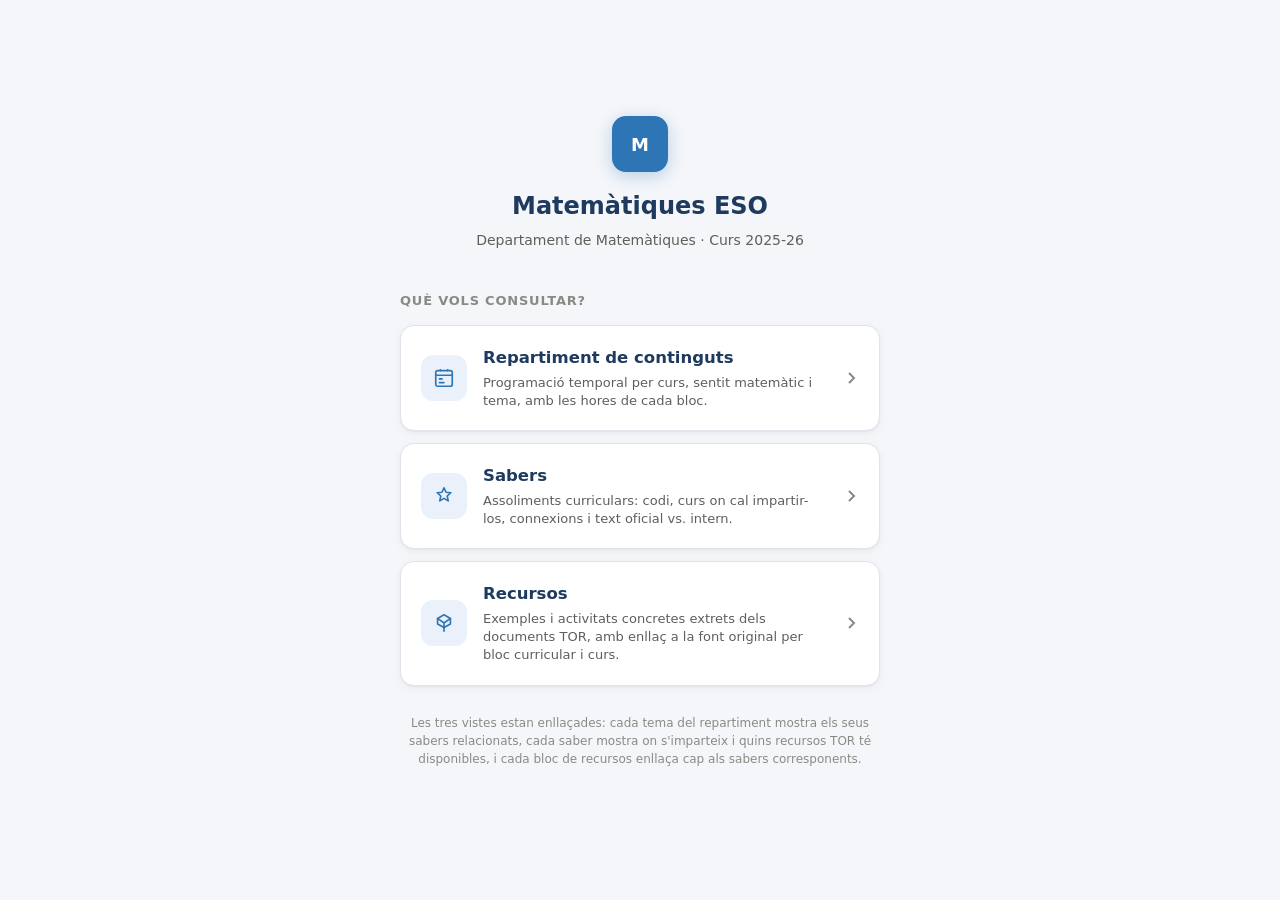
<file: index.html>
<!DOCTYPE html>
<html lang="ca">
<head>
<meta charset="UTF-8">
<meta name="viewport" content="width=device-width, initial-scale=1">
<title>Matemàtiques ESO · Sabers i repartiment</title>

<link rel="stylesheet" href="assets/css/tokens.css">
<link rel="stylesheet" href="assets/css/index.css">
</head>
<body>
<div class="index-page">
  <div class="index-wrap">

    <div class="index-header">
      <div class="index-logo">M</div>
      <h1>Matemàtiques ESO</h1>
      <p>Departament de Matemàtiques · Curs 2025-26</p>
    </div>

    <div class="index-prompt">Què vols consultar?</div>

    <div class="index-cards">
      <a class="view-card" href="repartiment.html">
        <div class="vc-badge">
          <svg viewBox="0 0 24 24" fill="none" stroke="currentColor" stroke-width="1.8" stroke-linecap="round" stroke-linejoin="round"><rect x="3" y="4" width="18" height="17" rx="2"/><path d="M3 9h18M8 4v-1M16 4v-1"/><path d="M7 13h3M7 17h5"/></svg>
        </div>
        <div class="vc-body">
          <div class="vc-title">Repartiment de continguts</div>
          <div class="vc-sub">Programació temporal per curs, sentit matemàtic i tema, amb les hores de cada bloc.</div>
        </div>
        <svg class="vc-arrow" viewBox="0 0 16 16" fill="none" stroke="currentColor" stroke-width="2"><path d="M6 3l5 5-5 5"/></svg>
      </a>

      <a class="view-card" href="sabers.html">
        <div class="vc-badge">
          <svg viewBox="0 0 24 24" fill="none" stroke="currentColor" stroke-width="1.8" stroke-linecap="round" stroke-linejoin="round"><path d="M12 3l2.2 4.9 5.3.5-4 3.6 1.1 5.3-4.6-2.7-4.6 2.7 1.1-5.3-4-3.6 5.3-.5z"/></svg>
        </div>
        <div class="vc-body">
          <div class="vc-title">Sabers</div>
          <div class="vc-sub">Assoliments curriculars: codi, curs on cal impartir-los, connexions i text oficial vs. intern.</div>
        </div>
        <svg class="vc-arrow" viewBox="0 0 16 16" fill="none" stroke="currentColor" stroke-width="2"><path d="M6 3l5 5-5 5"/></svg>
      </a>

      <a class="view-card" href="recursos.html">
        <div class="vc-badge">
          <svg viewBox="0 0 24 24" fill="none" stroke="currentColor" stroke-width="1.8" stroke-linecap="round" stroke-linejoin="round"><path d="M12 3l7 4v6l-7 4-7-4V7z"/><path d="M12 12v9M5 7l7 5 7-5"/></svg>
        </div>
        <div class="vc-body">
          <div class="vc-title">Recursos</div>
          <div class="vc-sub">Exemples i activitats concretes extrets dels documents TOR, amb enllaç a la font original per bloc curricular i curs.</div>
        </div>
        <svg class="vc-arrow" viewBox="0 0 16 16" fill="none" stroke="currentColor" stroke-width="2"><path d="M6 3l5 5-5 5"/></svg>
      </a>
    </div>

    <div class="index-footnote">
      Les tres vistes estan enllaçades: cada tema del repartiment mostra els seus sabers relacionats, cada saber mostra on s'imparteix i quins recursos TOR té disponibles, i cada bloc de recursos enllaça cap als sabers corresponents.
    </div>

  </div>
</div>
</body>
</html>
</file>
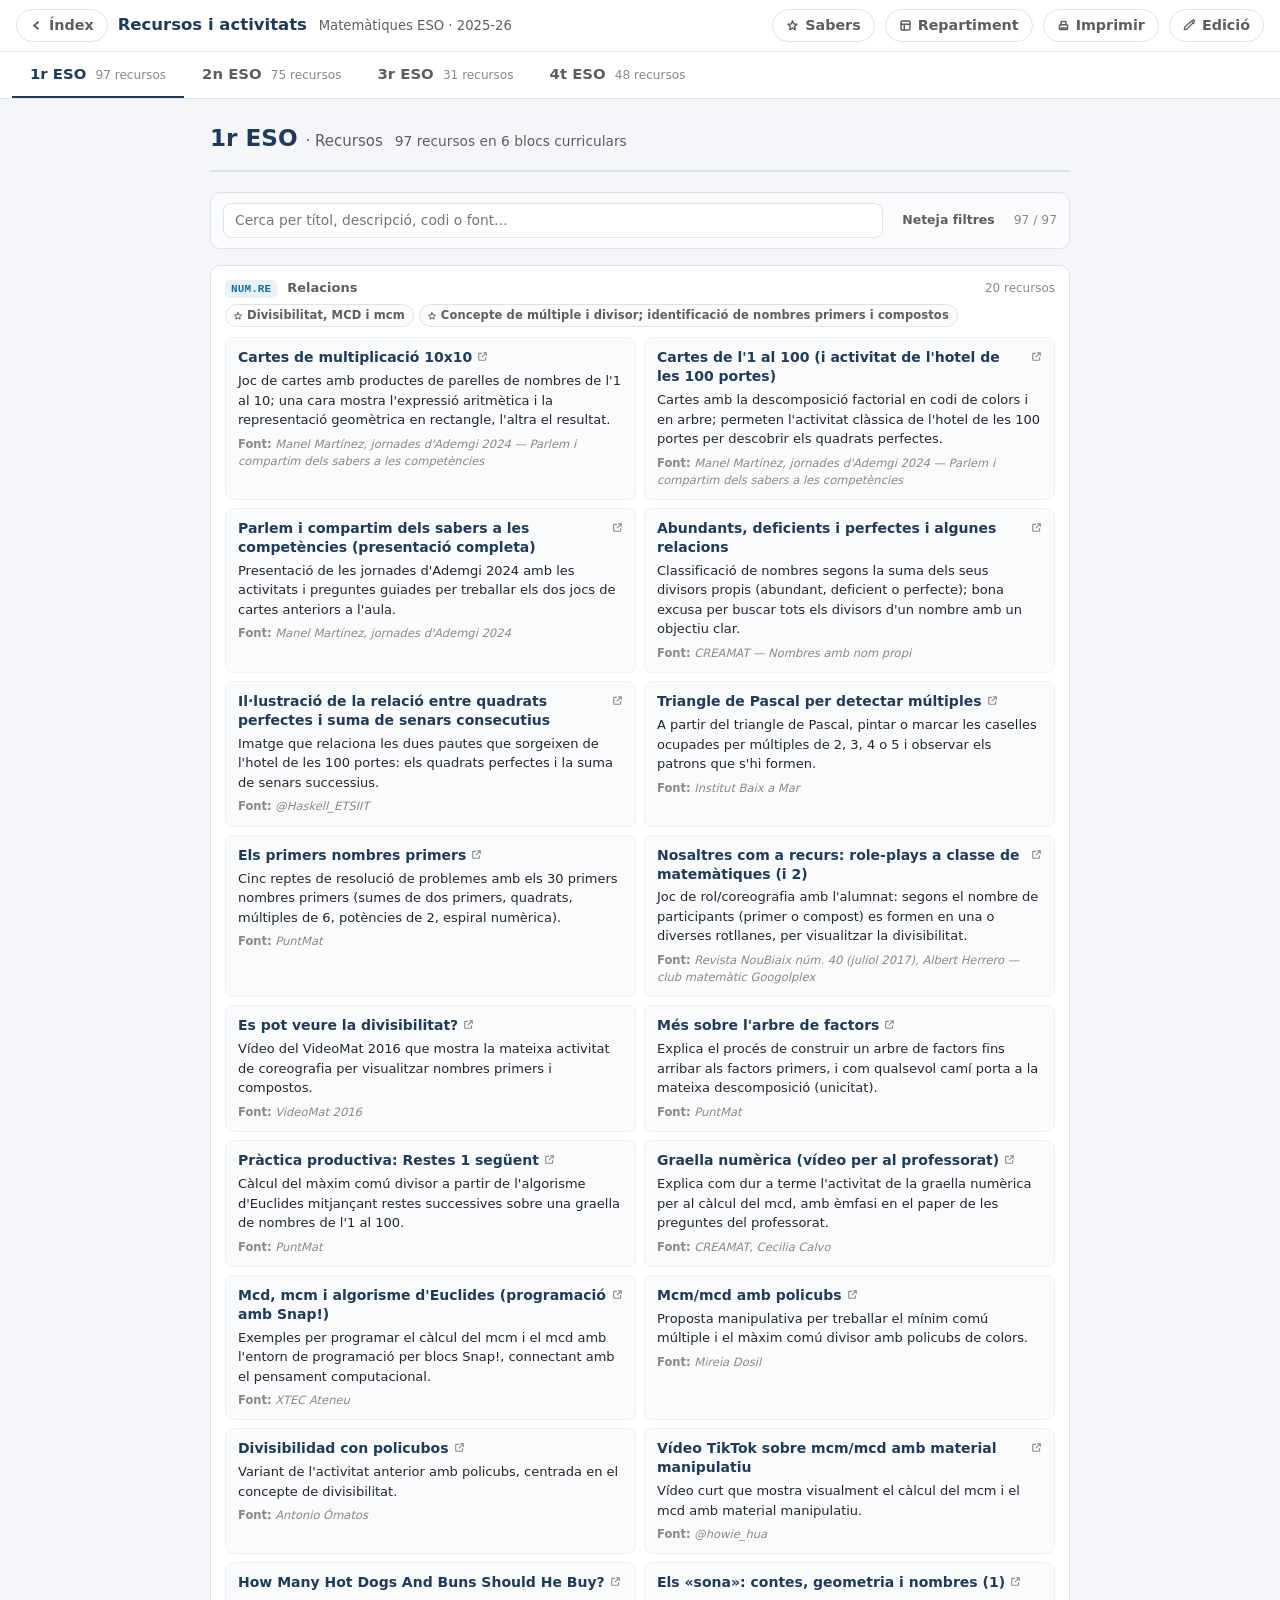
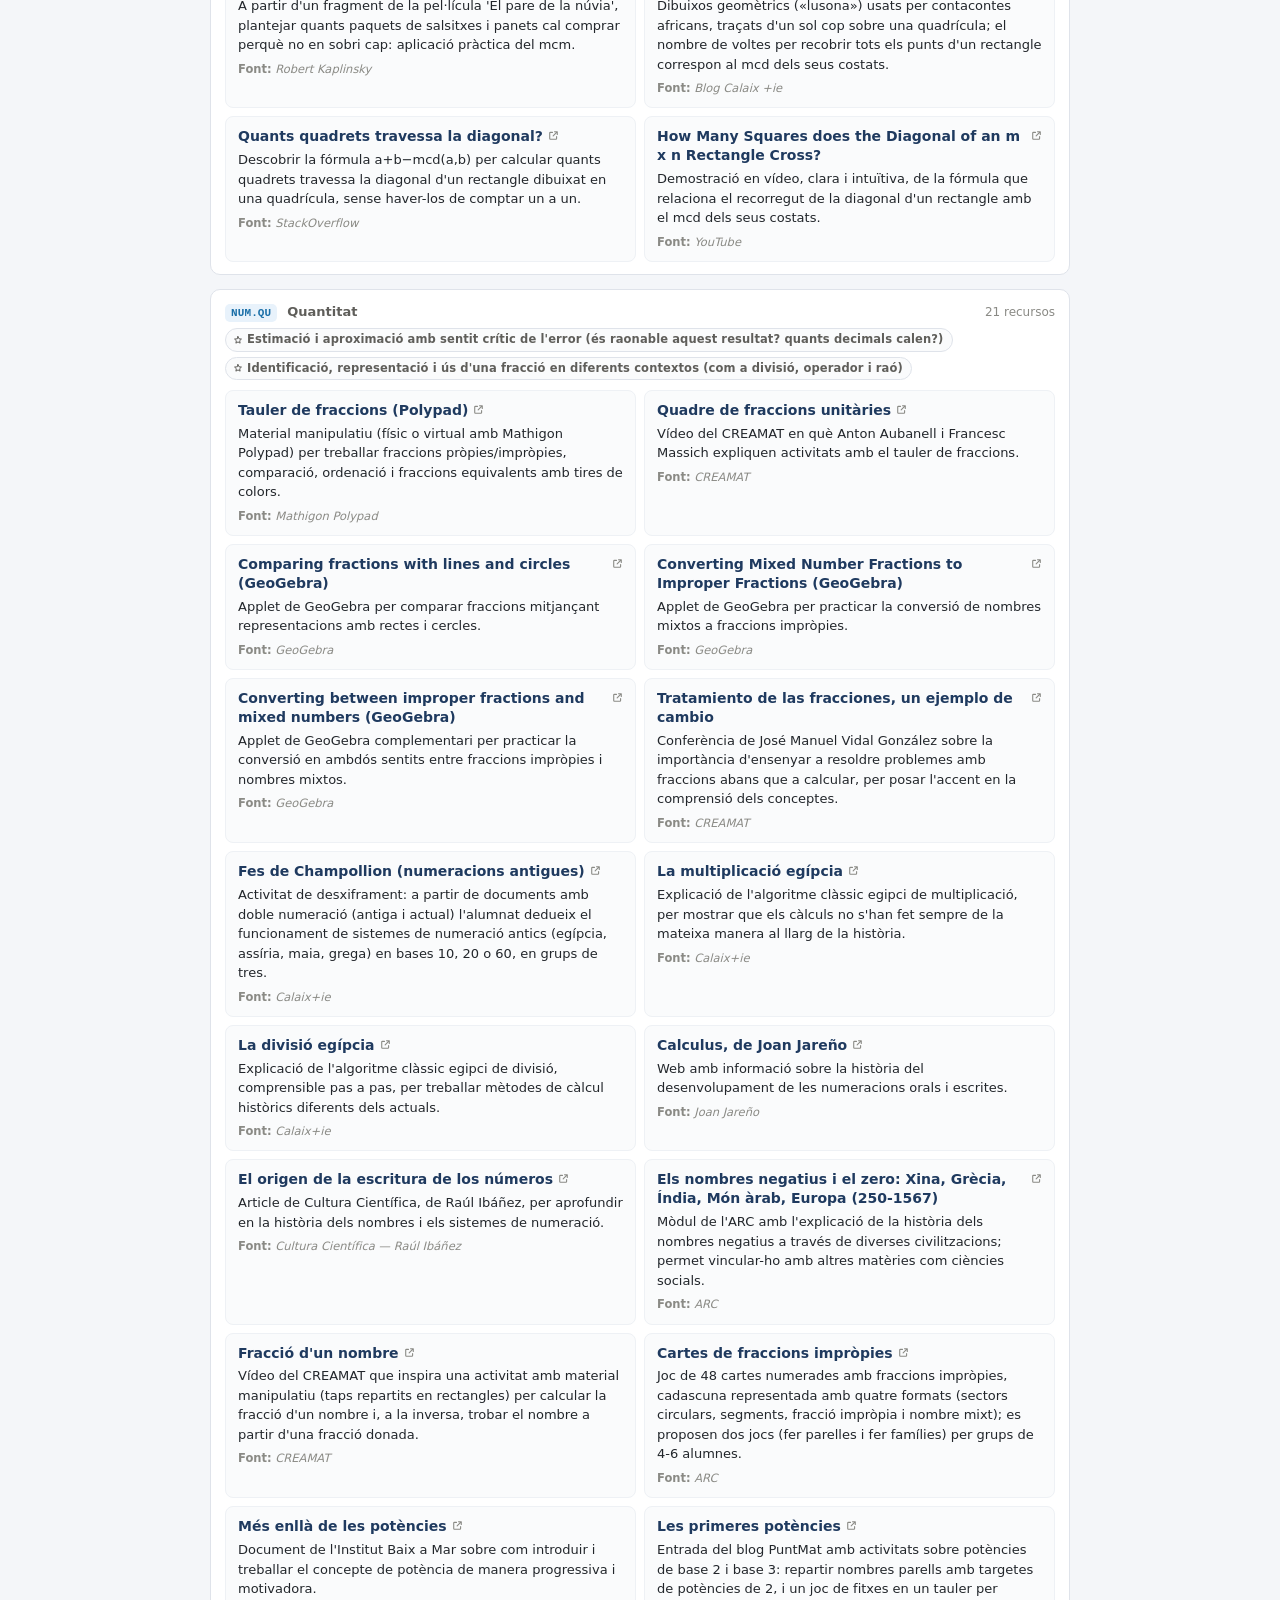
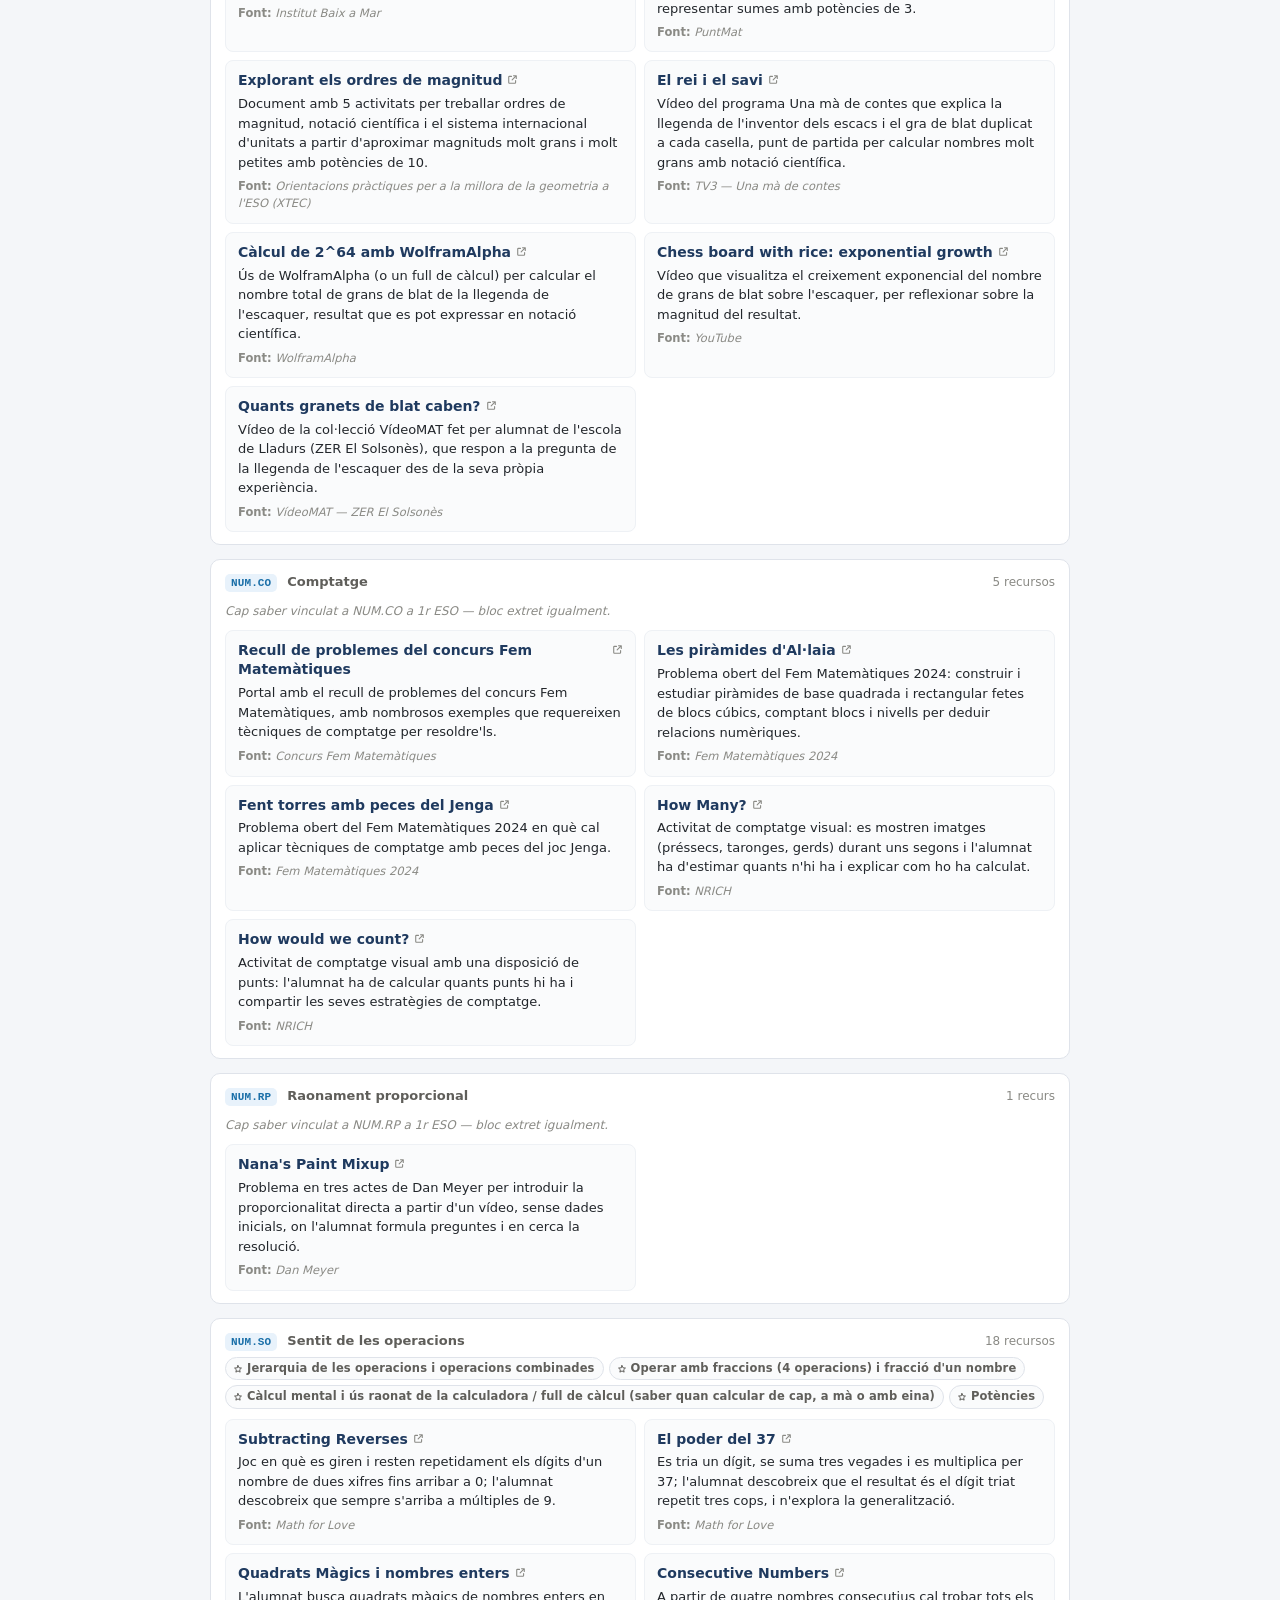
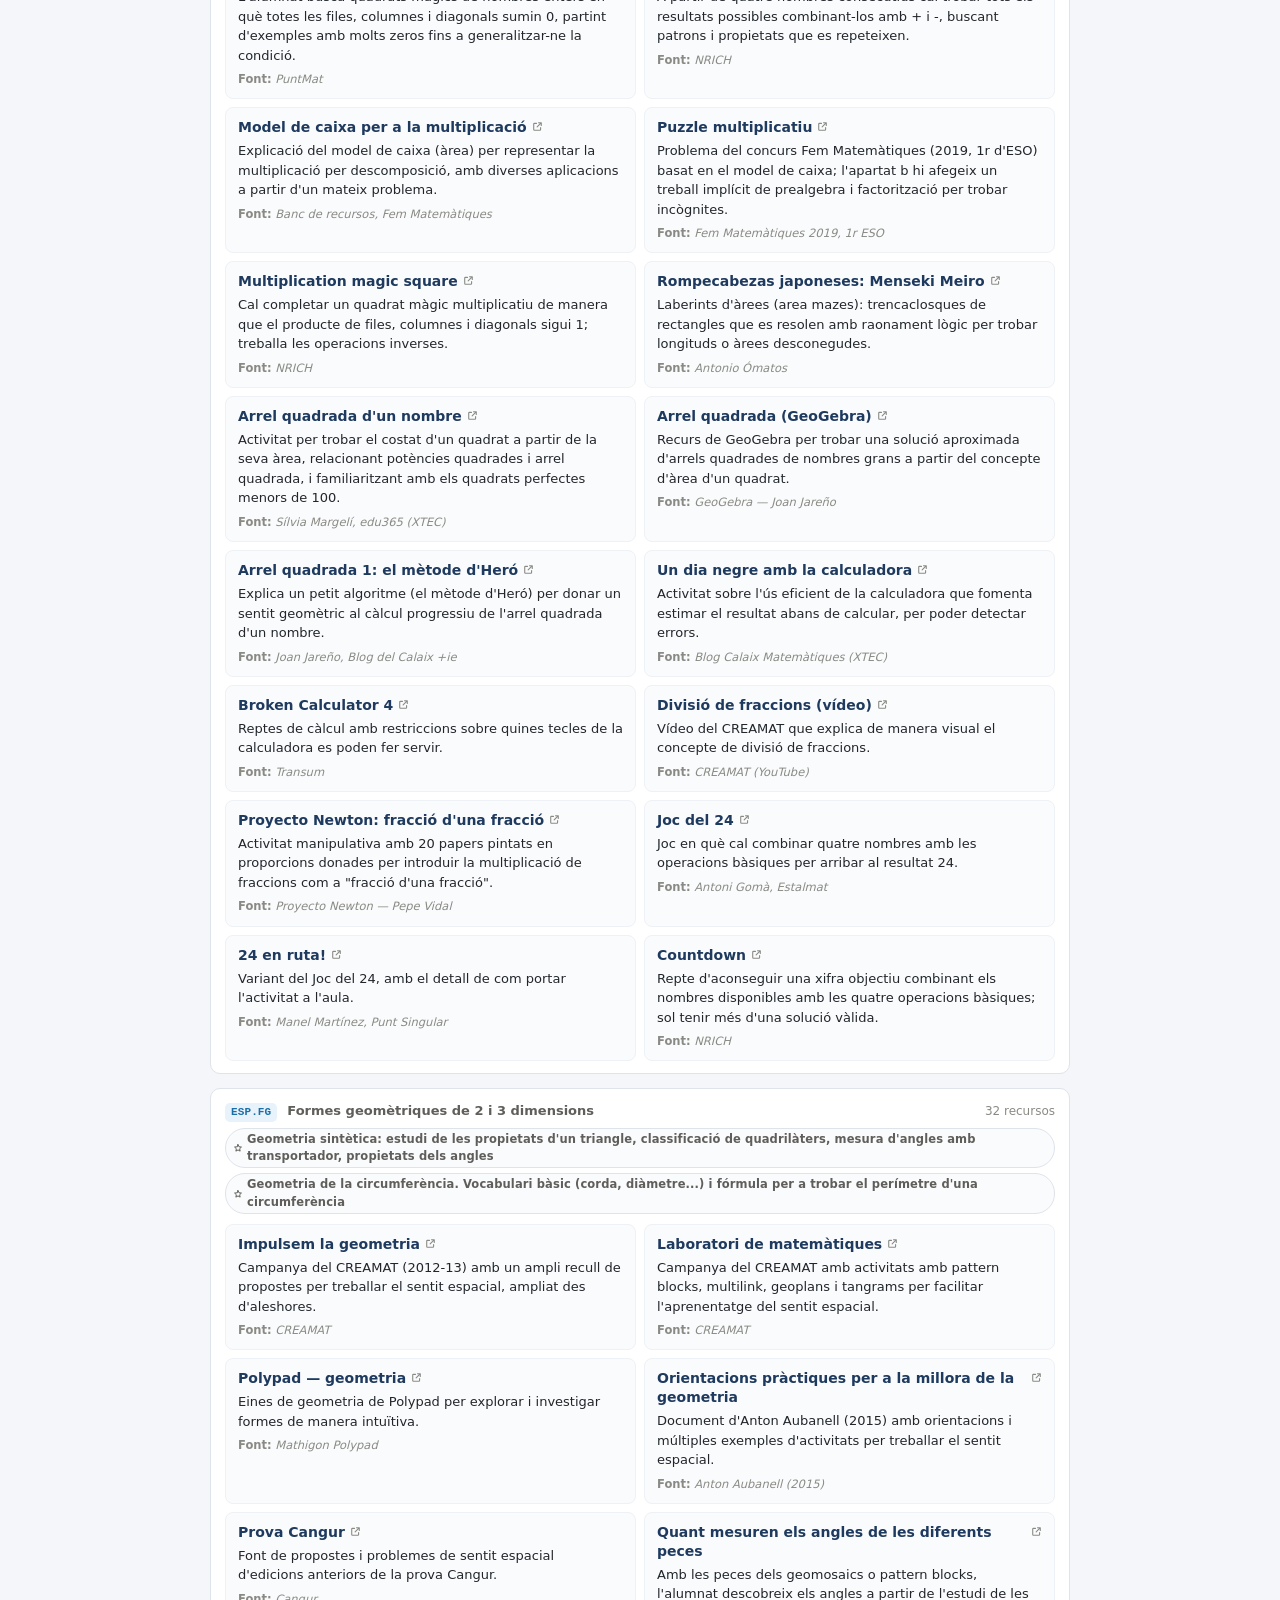
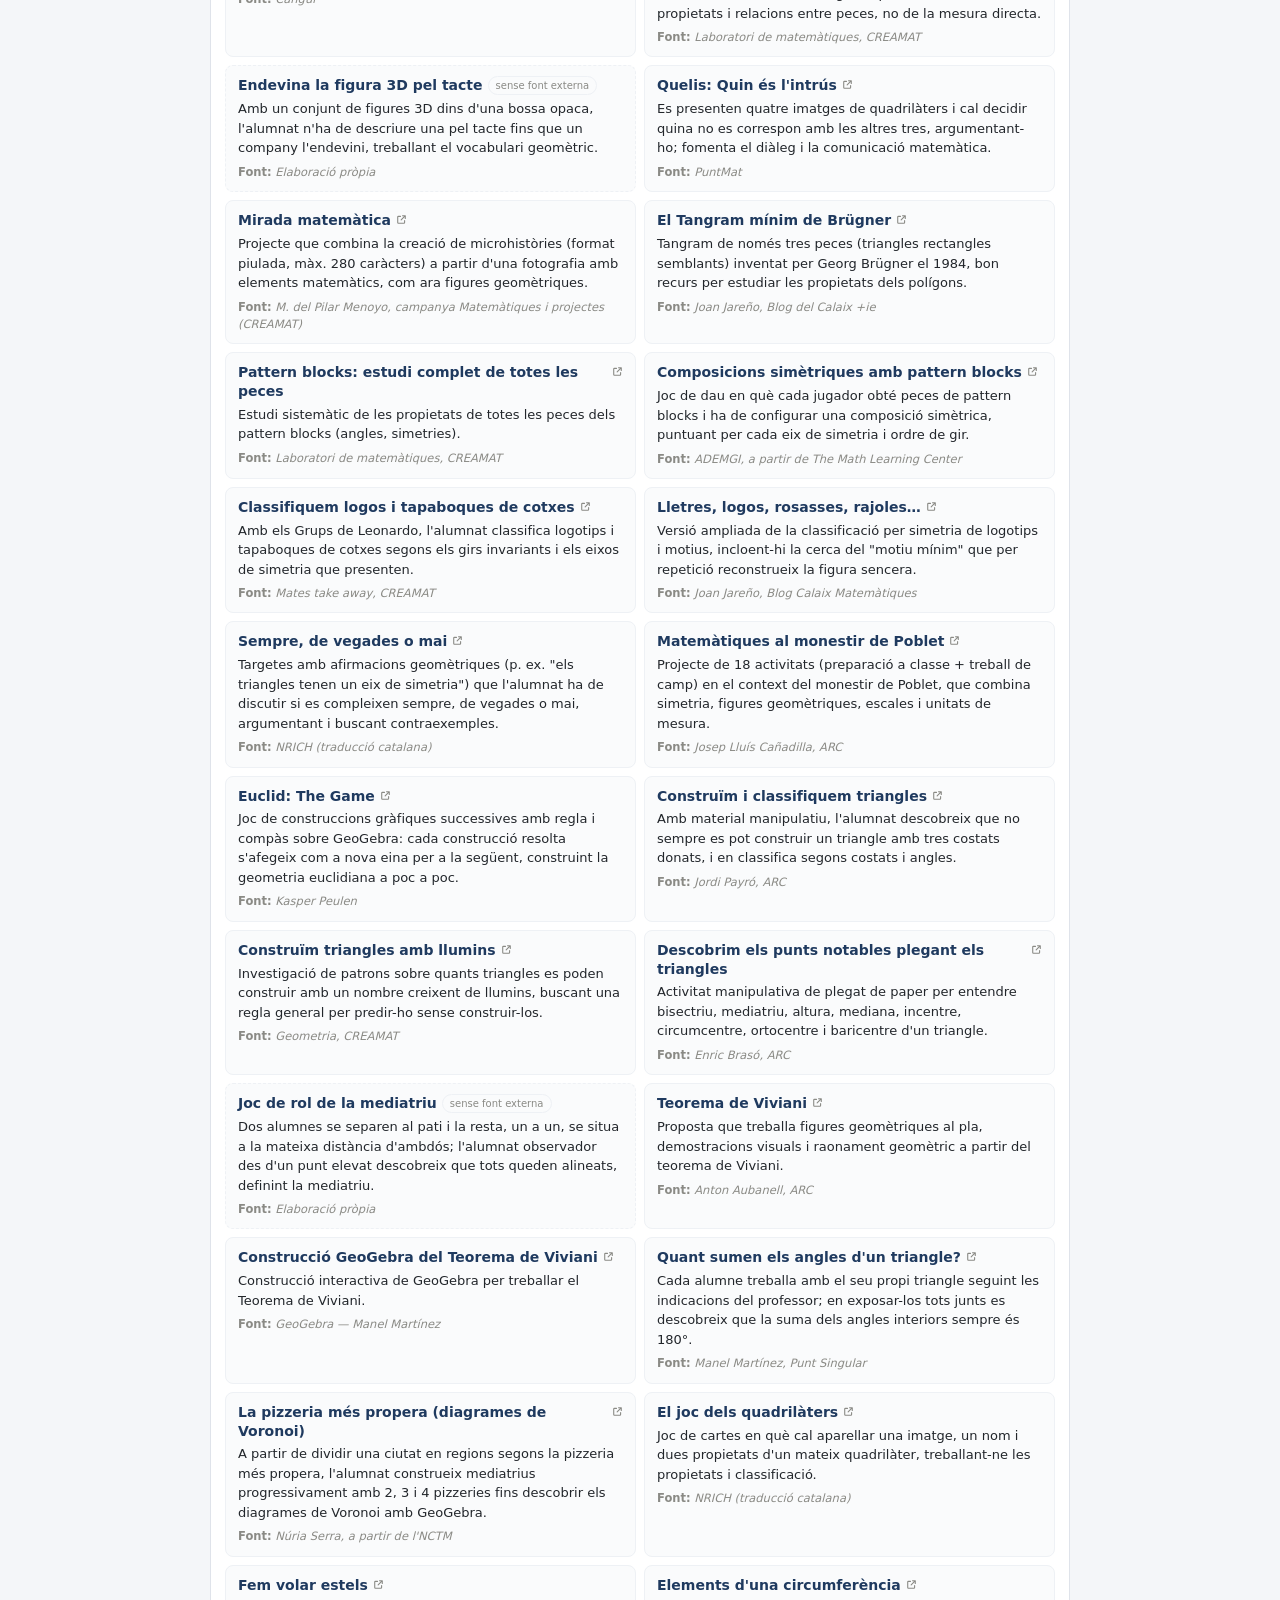
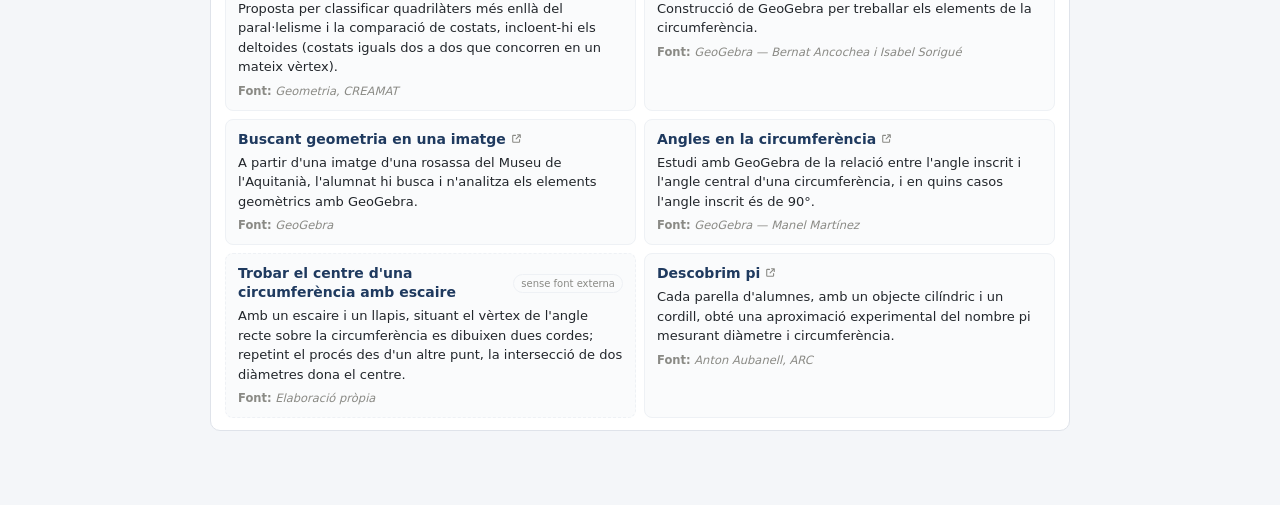
<file: recursos.html>
<!DOCTYPE html>
<html lang="ca">
<head>
<meta charset="UTF-8">
<meta name="viewport" content="width=device-width, initial-scale=1">
<title>Recursos i activitats · Matemàtiques ESO 2025-26</title>

<link rel="stylesheet" href="assets/css/tokens.css">
<link rel="stylesheet" href="assets/css/layout.css">
<link rel="stylesheet" href="assets/css/components.css">
<link rel="stylesheet" href="assets/css/repartiment.css">
<link rel="stylesheet" href="assets/css/sabers.css">
<link rel="stylesheet" href="assets/css/recursos.css">
<link rel="stylesheet" href="assets/css/responsive.css">
<link rel="stylesheet" href="assets/css/print.css">
</head>
<body>
<div class="app">

  <header class="topbar">
    <a class="pill-btn" href="index.html" title="Torna a l'índex">
      <svg viewBox="0 0 16 16" fill="none" stroke="currentColor" stroke-width="2.2" stroke-linecap="round"><path d="M10 4l-5 4 5 4"/></svg>
      Índex
    </a>
    <div class="brand">Recursos i activitats <small>Matemàtiques ESO · 2025-26</small></div>
    <a class="pill-btn" href="sabers.html" title="Veure els sabers curriculars">
      <svg viewBox="0 0 16 16" fill="none" stroke="currentColor" stroke-width="1.8" stroke-linecap="round" stroke-linejoin="round"><path d="M8 2.5l1.6 3.6 3.9.4-2.9 2.7.8 3.8L8 11.1l-3.4 1.9.8-3.8-2.9-2.7 3.9-.4z"/></svg>
      Sabers
    </a>
    <a class="pill-btn" href="repartiment.html" title="Veure el repartiment de continguts">
      <svg viewBox="0 0 16 16" fill="none" stroke="currentColor" stroke-width="1.8" stroke-linecap="round" stroke-linejoin="round"><rect x="2.5" y="2.5" width="11" height="11" rx="1.5"/><path d="M2.5 6.5h11M6.5 6.5v6.5"/></svg>
      Repartiment
    </a>
    <button class="pill-btn" onclick="window.print()" title="Imprimeix">
      <svg viewBox="0 0 16 16" fill="none" stroke="currentColor" stroke-width="1.8" stroke-linecap="round" stroke-linejoin="round"><rect x="3" y="7" width="10" height="6" rx="1"/><path d="M5 7V3.5a.5.5 0 0 1 .5-.5h5a.5.5 0 0 1 .5.5V7M5 13v-2h6v2"/></svg>
      Imprimir
    </button>
    <button class="pill-btn edit-start" id="btn-edit-start" title="Activar mode edició">
      <svg viewBox="0 0 16 16" fill="none" stroke="currentColor" stroke-width="1.6" stroke-linecap="round" stroke-linejoin="round"><path d="M10.6 2.6l2.8 2.8M11.8 1.4a1.4 1.4 0 0 1 2 2L5 12.2 1.6 13l.8-3.4z"/></svg>
      Edició
    </button>
    <button class="pill-btn edit-dl" id="btn-edit-dl" title="Descarrega el fitxer modificat">
      <svg viewBox="0 0 16 16" fill="none" stroke="currentColor" stroke-width="1.8" stroke-linecap="round" stroke-linejoin="round"><path d="M8 2v8M5 7l3 3 3-3"/><path d="M3 13h10"/></svg>
      Descarrega data-recursos.json
    </button>
    <button class="pill-btn edit-stop" id="btn-edit-stop" title="Sortir del mode edició">
      ✕ Sortir d'edició
    </button>
  </header>

  <div class="edit-banner">
    <svg viewBox="0 0 16 16" fill="none" stroke="currentColor" stroke-width="1.8" stroke-linecap="round" stroke-linejoin="round" style="width:15px;height:15px;flex-shrink:0"><path d="M10.6 2.6l2.8 2.8M11.8 1.4a1.4 1.4 0 0 1 2 2L5 12.2 1.6 13l.8-3.4z"/></svg>
    Mode edició actiu
    <span class="edit-banner-note">— Els canvis s'apliquen quan descarregueu el fitxer i el pugeu al repositori (substituint assets/data/data-recursos.json).</span>
  </div>

  <div class="tabs-bar" id="tabsBar"></div>
  <main class="main" id="main"></main>

</div><!-- /.app -->

<script src="assets/js/utils.js"></script>
<script src="assets/js/links.js"></script>
<script src="assets/js/recursos-render.js"></script>
<script src="assets/js/recursos-edit.js"></script>
<script src="assets/js/app-recursos.js"></script>
</body>
</html>
</file>
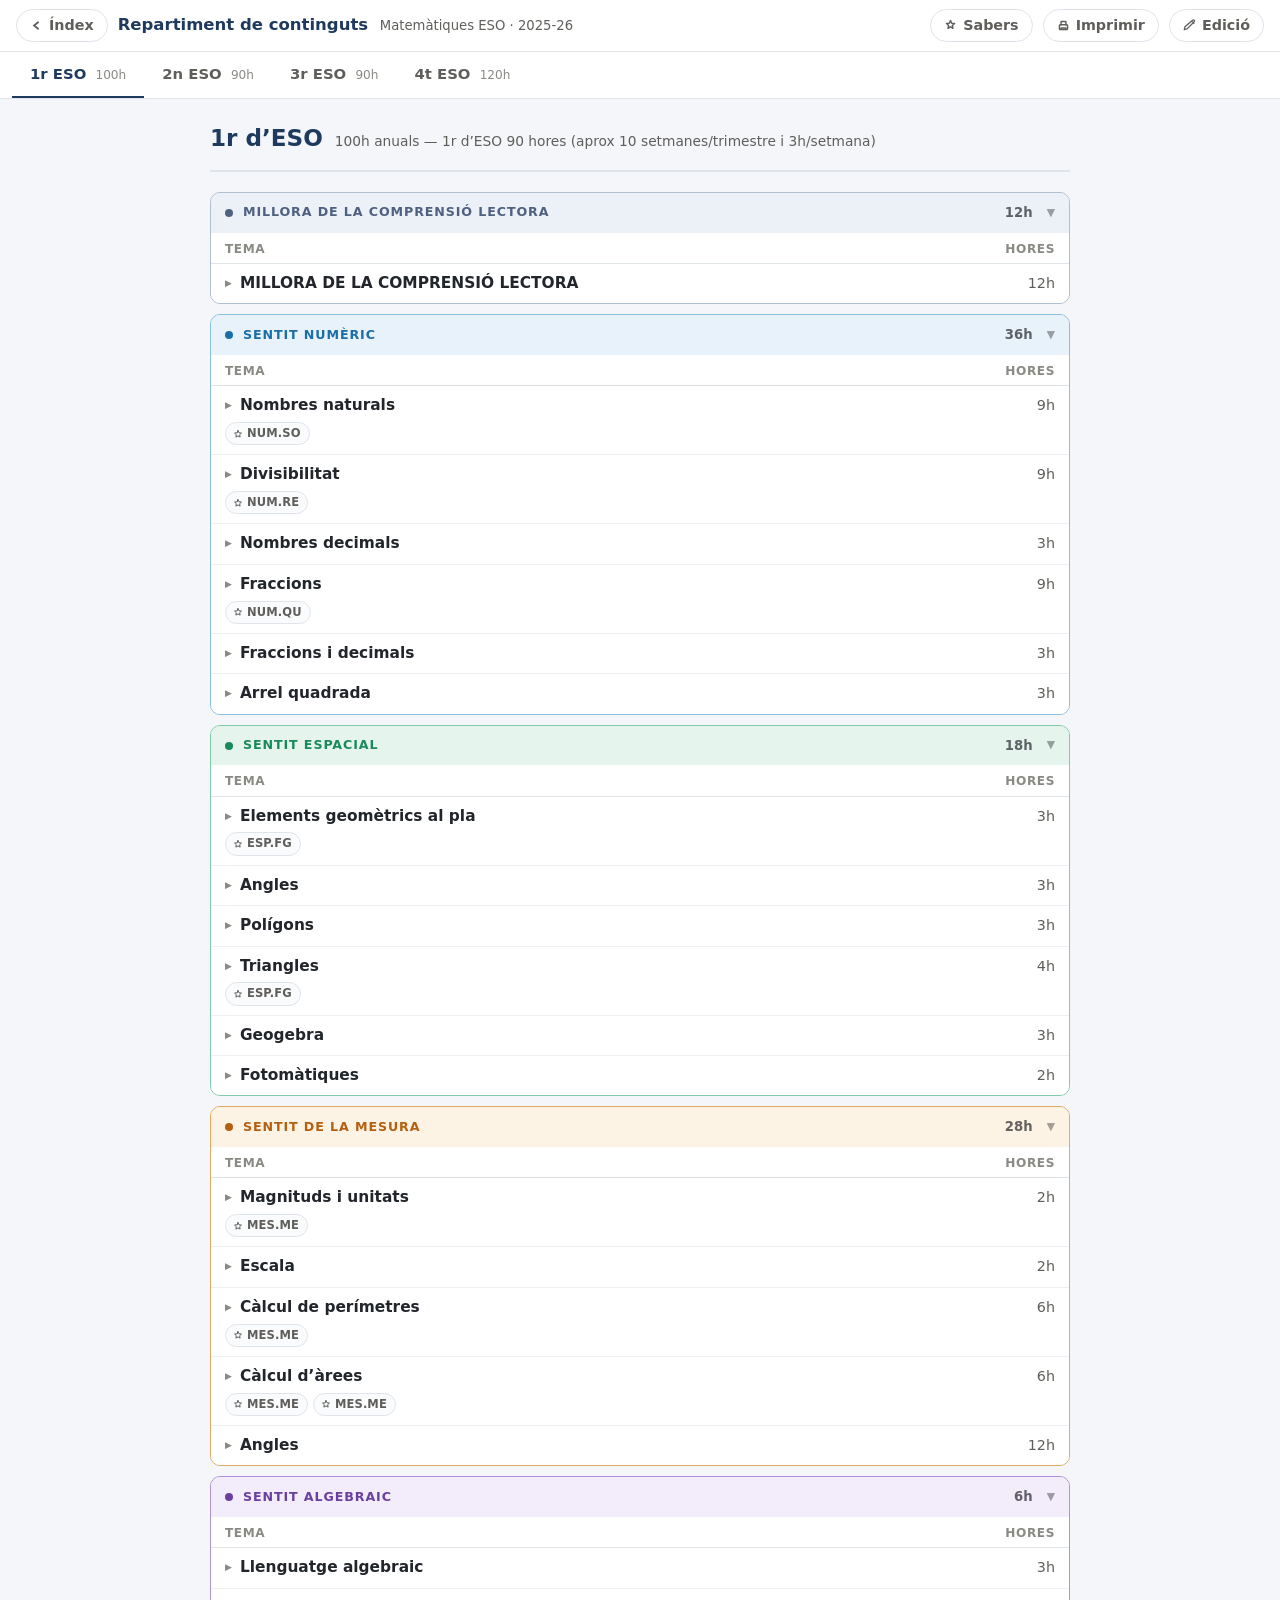
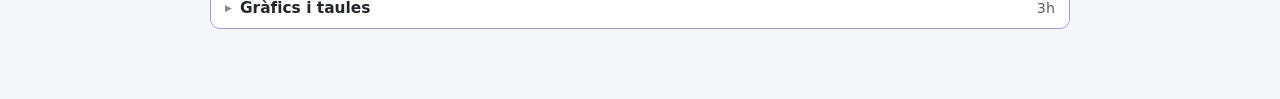
<file: repartiment.html>
<!DOCTYPE html>
<html lang="ca">
<head>
<meta charset="UTF-8">
<meta name="viewport" content="width=device-width, initial-scale=1">
<title>Repartiment de continguts · Matemàtiques ESO 2025-26</title>

<link rel="stylesheet" href="assets/css/tokens.css">
<link rel="stylesheet" href="assets/css/layout.css">
<link rel="stylesheet" href="assets/css/components.css">
<link rel="stylesheet" href="assets/css/repartiment.css">
<link rel="stylesheet" href="assets/css/responsive.css">
<link rel="stylesheet" href="assets/css/print.css">
</head>
<body>
<div class="app">

  <header class="topbar">
    <a class="pill-btn" href="index.html" title="Torna a l'índex">
      <svg viewBox="0 0 16 16" fill="none" stroke="currentColor" stroke-width="2.2" stroke-linecap="round"><path d="M10 4l-5 4 5 4"/></svg>
      Índex
    </a>
    <div class="brand">Repartiment de continguts <small>Matemàtiques ESO · 2025-26</small></div>
    <a class="pill-btn" href="sabers.html" title="Veure els sabers curriculars">
      <svg viewBox="0 0 16 16" fill="none" stroke="currentColor" stroke-width="1.8" stroke-linecap="round" stroke-linejoin="round"><path d="M8 2l1.5 3.3 3.5.3-2.7 2.4.7 3.5L8 9.8l-3 1.7.7-3.5-2.7-2.4 3.5-.3z"/></svg>
      Sabers
    </a>
    <button class="pill-btn" onclick="window.print()" title="Imprimeix">
      <svg viewBox="0 0 16 16" fill="none" stroke="currentColor" stroke-width="1.8" stroke-linecap="round" stroke-linejoin="round"><rect x="3" y="7" width="10" height="6" rx="1"/><path d="M5 7V3.5a.5.5 0 0 1 .5-.5h5a.5.5 0 0 1 .5.5V7M5 13v-2h6v2"/></svg>
      Imprimir
    </button>
    <button class="pill-btn edit-start" id="btn-edit-start" title="Activar mode edició">
      <svg viewBox="0 0 16 16" fill="none" stroke="currentColor" stroke-width="1.6" stroke-linecap="round" stroke-linejoin="round"><path d="M10.6 2.6l2.8 2.8M11.8 1.4a1.4 1.4 0 0 1 2 2L5 12.2 1.6 13l.8-3.4z"/></svg>
      Edició
    </button>
    <button class="pill-btn edit-dl" id="btn-edit-dl" title="Descarrega el fitxer modificat">
      <svg viewBox="0 0 16 16" fill="none" stroke="currentColor" stroke-width="1.8" stroke-linecap="round" stroke-linejoin="round"><path d="M8 2v8M5 7l3 3 3-3"/><path d="M3 13h10"/></svg>
      Descarrega data-repartiment.json
    </button>
    <button class="pill-btn edit-stop" id="btn-edit-stop" title="Sortir del mode edició">
      ✕ Sortir d'edició
    </button>
  </header>

  <div class="edit-banner">
    <svg viewBox="0 0 16 16" fill="none" stroke="currentColor" stroke-width="1.8" stroke-linecap="round" stroke-linejoin="round" style="width:15px;height:15px;flex-shrink:0"><path d="M10.6 2.6l2.8 2.8M11.8 1.4a1.4 1.4 0 0 1 2 2L5 12.2 1.6 13l.8-3.4z"/></svg>
    Mode edició actiu
    <span class="edit-banner-note">— Els canvis s'apliquen quan descarregueu el fitxer i el pugeu al repositori (substituint assets/data/data-repartiment.json).</span>
  </div>

  <div class="tabs-bar" id="tabsBar"></div>
  <main class="main" id="main"></main>

</div><!-- /.app -->

<!-- Modal: moure tema a un altre curs/sentit -->
<div class="move-modal-bg" id="move-modal-bg" hidden>
  <div class="move-modal">
    <h3>Mou tema a…</h3>
    <div id="move-modal-body"></div>
    <div class="move-modal-btns">
      <button class="pill-btn" id="move-cancel-btn">Cancel·la</button>
      <button class="pill-btn accent" id="move-confirm-btn">Mou</button>
    </div>
  </div>
</div>

<script src="assets/js/utils.js"></script>
<script src="assets/js/links.js"></script>
<script src="assets/js/repartiment-render.js"></script>
<script src="assets/js/repartiment-edit.js"></script>
<script src="assets/js/app-repartiment.js"></script>
</body>
</html>
</file>
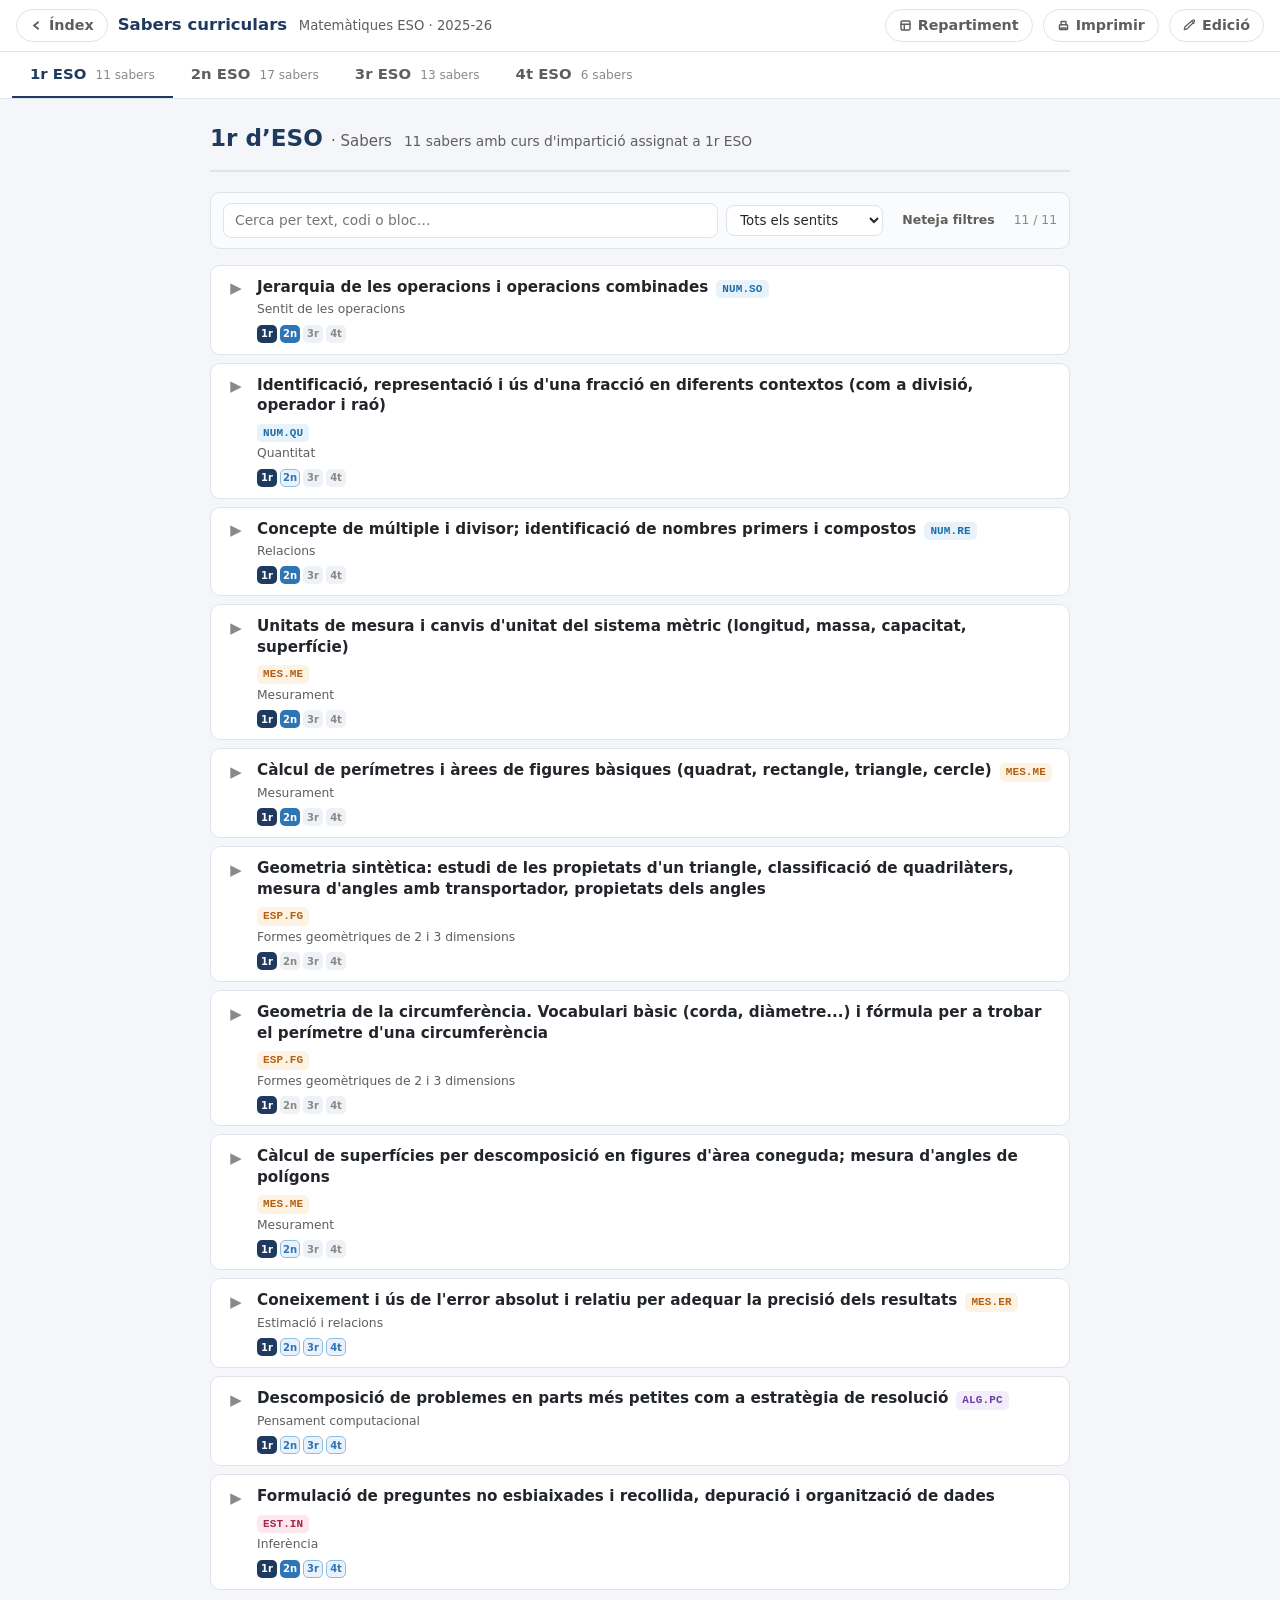
<file: sabers.html>
<!DOCTYPE html>
<html lang="ca">
<head>
<meta charset="UTF-8">
<meta name="viewport" content="width=device-width, initial-scale=1">
<title>Sabers curriculars · Matemàtiques ESO 2025-26</title>

<link rel="stylesheet" href="assets/css/tokens.css">
<link rel="stylesheet" href="assets/css/layout.css">
<link rel="stylesheet" href="assets/css/components.css">
<link rel="stylesheet" href="assets/css/repartiment.css">
<link rel="stylesheet" href="assets/css/sabers.css">
<link rel="stylesheet" href="assets/css/responsive.css">
<link rel="stylesheet" href="assets/css/print.css">
</head>
<body>
<div class="app">

  <header class="topbar">
    <a class="pill-btn" href="index.html" title="Torna a l'índex">
      <svg viewBox="0 0 16 16" fill="none" stroke="currentColor" stroke-width="2.2" stroke-linecap="round"><path d="M10 4l-5 4 5 4"/></svg>
      Índex
    </a>
    <div class="brand">Sabers curriculars <small>Matemàtiques ESO · 2025-26</small></div>
    <a class="pill-btn" href="repartiment.html" title="Veure el repartiment de continguts">
      <svg viewBox="0 0 16 16" fill="none" stroke="currentColor" stroke-width="1.8" stroke-linecap="round" stroke-linejoin="round"><rect x="2.5" y="2.5" width="11" height="11" rx="1.5"/><path d="M2.5 6.5h11M6.5 6.5v6.5"/></svg>
      Repartiment
    </a>
    <button class="pill-btn" onclick="window.print()" title="Imprimeix">
      <svg viewBox="0 0 16 16" fill="none" stroke="currentColor" stroke-width="1.8" stroke-linecap="round" stroke-linejoin="round"><rect x="3" y="7" width="10" height="6" rx="1"/><path d="M5 7V3.5a.5.5 0 0 1 .5-.5h5a.5.5 0 0 1 .5.5V7M5 13v-2h6v2"/></svg>
      Imprimir
    </button>
    <button class="pill-btn edit-start" id="btn-edit-start" title="Activar mode edició">
      <svg viewBox="0 0 16 16" fill="none" stroke="currentColor" stroke-width="1.6" stroke-linecap="round" stroke-linejoin="round"><path d="M10.6 2.6l2.8 2.8M11.8 1.4a1.4 1.4 0 0 1 2 2L5 12.2 1.6 13l.8-3.4z"/></svg>
      Edició
    </button>
    <button class="pill-btn edit-dl" id="btn-edit-dl" title="Descarrega el fitxer modificat">
      <svg viewBox="0 0 16 16" fill="none" stroke="currentColor" stroke-width="1.8" stroke-linecap="round" stroke-linejoin="round"><path d="M8 2v8M5 7l3 3 3-3"/><path d="M3 13h10"/></svg>
      Descarrega data-sabers.json
    </button>
    <button class="pill-btn edit-stop" id="btn-edit-stop" title="Sortir del mode edició">
      ✕ Sortir d'edició
    </button>
  </header>

  <div class="edit-banner">
    <svg viewBox="0 0 16 16" fill="none" stroke="currentColor" stroke-width="1.8" stroke-linecap="round" stroke-linejoin="round" style="width:15px;height:15px;flex-shrink:0"><path d="M10.6 2.6l2.8 2.8M11.8 1.4a1.4 1.4 0 0 1 2 2L5 12.2 1.6 13l.8-3.4z"/></svg>
    Mode edició actiu
    <span class="edit-banner-note">— Els canvis s'apliquen quan descarregueu el fitxer i el pugeu al repositori (substituint assets/data/data-sabers.json).</span>
  </div>

  <div class="tabs-bar" id="tabsBar"></div>
  <main class="main" id="main"></main>

</div><!-- /.app -->

<script src="assets/js/utils.js"></script>
<script src="assets/js/links.js"></script>
<script src="assets/js/sabers-render.js"></script>
<script src="assets/js/sabers-edit.js"></script>
<script src="assets/js/app-sabers.js"></script>
</body>
</html>
</file>
<file: assets/css/tokens.css>
/* tokens.css — Design tokens (estil del projecte de matemàtiques) i reset base */
:root {
  --navy:   #1f3a5f;
  --blue:   #2e75b6;
  --blue-bg:#eaf1fa;
  --ink:    #22262b;
  --muted:  #5f5e5a;
  --hint:   #8a8a85;
  --line:   #dfe3ea;
  --line-2: #eef1f5;
  --bg:     #f4f6f9;
  --card:   #ffffff;
  --surface-2: #fafbfc;
  --accent-soft: rgba(46,117,182,.10);

  --radius:    14px;
  --radius-sm: 9px;
  --sh:    0 1px 2px rgba(0,0,0,.04), 0 2px 8px rgba(0,0,0,.05);
  --sh-md: 0 4px 16px rgba(0,0,0,.07), 0 2px 6px rgba(0,0,0,.04);
  --ease:  cubic-bezier(.4,0,.2,1);

  /* accents per tipus de document */
  --doc-prog:  #b56010;   /* programació general (DOCX) */
  --doc-ud:    #2e75b6;   /* unitats didàctiques (MD)   */
}

*, *::before, *::after { box-sizing: border-box; margin: 0; padding: 0; }
/* Assegura que l'atribut HTML `hidden` sempre oculta l'element,
   independentment de qualsevol regla CSS `display` amb més especificitat. */
[hidden] { display: none !important; }

html, body {
  height: 100%;
  font-family: "Segoe UI", system-ui, -apple-system, BlinkMacSystemFont, sans-serif;
  background: var(--bg);
  color: var(--ink);
  -webkit-font-smoothing: antialiased;
  font-size: 16.5px;
  line-height: 1.5;
}
button { font: inherit; color: inherit; background: none; border: none; cursor: pointer; }
a { color: var(--blue); text-decoration: none; }
a:hover { text-decoration: underline; }
</file>
<file: assets/css/index.css>
/* index.css — pantalla d'entrada: tria entre Repartiment i Sabers. */

.index-page {
  min-height: 100dvh;
  display: flex;
  align-items: center;
  justify-content: center;
  background: var(--bg);
}

.index-wrap {
  width: 100%;
  max-width: 520px;
  padding: 32px 20px 48px;
  display: flex;
  flex-direction: column;
  align-items: center;
}

/* ── Capçalera ─────────────────────────────────────────────────────── */
.index-header { text-align: center; margin-bottom: 40px; }

.index-logo {
  width: 56px; height: 56px;
  border-radius: 14px;
  background: var(--blue);
  color: #fff;
  font-size: 18px; font-weight: 800;
  display: inline-flex; align-items: center; justify-content: center;
  margin-bottom: 16px;
  box-shadow: 0 4px 16px rgba(46, 117, 182, .30);
}

.index-header h1 { font-size: 24px; font-weight: 800; color: var(--navy); margin-bottom: 6px; }
.index-header p { font-size: 14px; color: var(--muted); }

/* ── Pregunta ──────────────────────────────────────────────────────── */
.index-prompt {
  font-size: 13px; font-weight: 700; letter-spacing: .06em;
  text-transform: uppercase; color: var(--hint);
  margin-bottom: 14px;
  align-self: flex-start;
}

/* ── Targetes de vista ─────────────────────────────────────────────── */
.index-cards { width: 100%; display: flex; flex-direction: column; gap: 12px; }

.view-card {
  display: flex; align-items: center; gap: 16px;
  padding: 20px;
  background: var(--card);
  border: 1px solid var(--line);
  border-radius: var(--radius);
  box-shadow: var(--sh);
  text-decoration: none;
  color: var(--ink);
  transition: border-color .14s, box-shadow .14s, transform .12s;
}
.view-card:hover {
  border-color: var(--blue);
  box-shadow: var(--sh-md);
  transform: translateY(-1px);
  text-decoration: none;
  color: var(--ink);
}

.vc-badge {
  flex-shrink: 0;
  width: 46px; height: 46px;
  border-radius: 12px;
  background: var(--blue-bg);
  color: var(--blue);
  display: inline-flex; align-items: center; justify-content: center;
  transition: background .14s, color .14s;
}
.vc-badge svg { width: 22px; height: 22px; }
.view-card:hover .vc-badge { background: var(--blue); color: #fff; }

.vc-body { flex: 1; min-width: 0; display: flex; flex-direction: column; gap: 3px; }
.vc-title { font-size: 16.5px; font-weight: 700; color: var(--navy); }
.vc-sub { font-size: 13px; color: var(--muted); line-height: 1.4; }

.vc-arrow { flex-shrink: 0; width: 16px; height: 16px; color: var(--hint); transition: color .14s, transform .14s; }
.view-card:hover .vc-arrow { color: var(--blue); transform: translateX(2px); }

/* ── Nota al peu ───────────────────────────────────────────────────── */
.index-footnote {
  margin-top: 28px; font-size: 12px; color: var(--hint); text-align: center; line-height: 1.5;
}
.index-footnote a { color: var(--hint); text-decoration: underline; }
</file>
<file: assets/css/layout.css>
/* layout.css — shell compartit: contenidor de l'app, topbar, barra de pestanyes de curs.
 * Depèn de tokens.css. Es fa servir a repartiment.html i sabers.html per igual. */

/* ── Shell ─────────────────────────────────────────────────────────── */
.app { min-height: 100dvh; display: flex; flex-direction: column; }

/* ── Topbar ────────────────────────────────────────────────────────── */
.topbar {
  flex: 0 0 auto;
  display: flex; align-items: center; gap: 10px;
  padding: 0 16px; height: 52px;
  background: var(--card);
  border-bottom: 1px solid var(--line);
  z-index: 30;
}
.brand {
  font-size: 16.5px; font-weight: 800; color: var(--navy); flex: 1;
  white-space: nowrap; overflow: hidden; text-overflow: ellipsis;
}
.brand small { font-weight: 400; color: var(--muted); font-size: 13.2px; margin-left: 6px; }

/* ── Barra de pestanyes de curs ───────────────────────────────────────
 * Compartida entre repartiment.html i sabers.html: un ".ctab" per curs,
 * marcat ".active" pel curs vigent. */
.tabs-bar {
  flex: 0 0 auto;
  display: flex; gap: 0;
  background: var(--card);
  border-bottom: 1px solid var(--line);
  padding: 0 12px;
  overflow-x: auto;
}
.tabs-bar::-webkit-scrollbar { height: 0; }
.ctab {
  padding: 11px 18px;
  font-size: 14.85px; font-weight: 600;
  color: var(--muted);
  border-bottom: 2.5px solid transparent;
  cursor: pointer; transition: .12s; white-space: nowrap;
  user-select: none;
}
.ctab:hover { color: var(--navy); }
.ctab.active { color: var(--navy); border-bottom-color: var(--navy); }
.ctab .h-badge {
  font-size: 12.1px; font-weight: 400; color: var(--hint);
  margin-left: 4px;
}

/* ── Main ──────────────────────────────────────────────────────────── */
.main { flex: 1 1 auto; overflow-y: auto; }
.cview { display: none; max-width: 900px; margin: 0 auto; padding: 22px 20px 60px; }
.cview.active { display: block; }

.cview-header {
  display: flex; align-items: baseline; gap: 12px; flex-wrap: wrap;
  margin-bottom: 20px; padding-bottom: 14px;
  border-bottom: 2px solid var(--line);
}
.cview-header h2 { font-size: 23.1px; color: var(--navy); }
.cview-header .meta { font-size: 13.75px; color: var(--muted); }
</file>
<file: assets/css/components.css>
/* components.css — pill-btn, estats de càrrega/error, targetes d'índex.
 * Depèn de tokens.css. */

.pill-btn {
  display: inline-flex; align-items: center; gap: 6px;
  padding: 5px 13px; border-radius: 20px;
  border: 1px solid var(--line); font-size: 14.3px; font-weight: 600;
  color: var(--muted); background: var(--card); transition: .12s;
  white-space: nowrap; text-decoration: none;
}
.pill-btn:hover { border-color: var(--navy); color: var(--navy); text-decoration: none; }
.pill-btn svg { width: 13px; height: 13px; flex-shrink: 0; }
.pill-btn.accent { border-color: var(--blue); color: var(--blue); }
.pill-btn.accent:hover { background: var(--blue); color: #fff; }

/* ── Estats (carregant / error) ───────────────────────────────────────
 * Es mostren mentre es carreguen els fitxers data-*.json, o si un fetch falla
 * (per exemple si la pàgina s'obre amb file:// en lloc d'un servidor HTTP). */
.state {
  display: flex; flex-direction: column; align-items: center; justify-content: center;
  gap: 14px; padding: 80px 20px; text-align: center; color: var(--muted);
}
.spinner {
  width: 30px; height: 30px; border-radius: 50%;
  border: 3px solid var(--line); border-top-color: var(--blue);
  animation: spin .8s linear infinite;
}
@keyframes spin { to { transform: rotate(360deg); } }
.state.err { color: #a02848; }
.state.err .state-box {
  background: rgba(160, 40, 72, .06); border: 1px solid rgba(160, 40, 72, .18);
  border-radius: var(--radius); padding: 18px 22px; max-width: 560px;
  text-align: left; line-height: 1.55; color: var(--ink); font-size: 14.5px;
}
.state.err code {
  font-family: ui-monospace, Menlo, Consolas, monospace;
  background: rgba(0, 0, 0, .05); padding: 1px 5px; border-radius: 5px; font-size: 13px;
}

/* ── Badge petit (comptador, etiqueta curta) ──────────────────────────── */
.badge {
  display: inline-flex; align-items: center;
  font-size: 11px; font-weight: 700;
  color: var(--muted); background: var(--line-2);
  padding: 2px 7px; border-radius: 20px;
}

/* ── Tooltip minimalista via atribut title natiu millorat visualment ──── */
.info-dot {
  display: inline-flex; align-items: center; justify-content: center;
  width: 15px; height: 15px; border-radius: 50%;
  font-size: 10px; font-weight: 700; color: var(--hint);
  border: 1px solid var(--line); cursor: help; flex-shrink: 0;
}
</file>
<file: assets/css/repartiment.css>
/* repartiment.css — Estils de la pàgina "Repartiment de continguts".
 * Depèn de tokens.css i layout.css. Aquí només s'afegeix la paleta de
 * sentits i els estils propis de la taula de temes i del mode edició. */

:root {
  /* paleta per sentit — es fa servir també a sabers.css (mateixos noms de variable) */
  --s-comprensio:   #506080; --s-comprensio-bg: #ecf0f7; --s-comprensio-bd: #b0bfcf;
  --s-numeric:      #1a6fa8; --s-numeric-bg:    #e8f2fb; --s-numeric-bd:    #8bbfe0;
  --s-espacial:     #1a8a5c; --s-espacial-bg:   #e5f5ed; --s-espacial-bd:   #80ccaa;
  --s-mesura:       #b56010; --s-mesura-bg:     #fdf3e5; --s-mesura-bd:     #e0aa60;
  --s-algebraic:    #6b3fa0; --s-algebraic-bg:  #f2ecfb; --s-algebraic-bd:  #b090d8;
  --s-estocastic:   #a02848; --s-estocastic-bg: #fde8ef; --s-estocastic-bd: #d888a8;
}

/* ── Sentit section ────────────────────────────────────────────────── */
.s-section {
  margin-bottom: 10px;
  border-radius: 10px; overflow: hidden;
  border: 1px solid var(--line);
}
.s-header {
  display: flex; align-items: center; gap: 10px;
  padding: 10px 14px; cursor: pointer; user-select: none;
  transition: filter .1s;
}
.s-header:hover { filter: brightness(.97); }
.s-dot { width: 8px; height: 8px; border-radius: 50%; flex-shrink: 0; }
.s-label { font-size: 12.65px; text-transform: uppercase; letter-spacing: .07em; font-weight: 800; flex: 1; }
.s-hores { font-size: 13.2px; font-weight: 700; opacity: .7; }
.s-chevron { font-size: 11px; color: rgba(0, 0, 0, .35); transition: transform .15s; margin-left: 4px; }
.s-section.open .s-chevron { transform: rotate(90deg); }

.s-body { background: var(--card); display: none; }
.s-section.open .s-body { display: block; }

/* ── Tema table ────────────────────────────────────────────────────── */
.tema-table { width: 100%; border-collapse: collapse; }
.tema-table colgroup col:first-child { width: auto; }
.tema-table colgroup col:last-child { width: 56px; }

.tema-table thead th {
  text-align: left; font-size: 12.1px; font-weight: 700;
  text-transform: uppercase; letter-spacing: .05em; color: var(--hint);
  padding: 7px 14px 5px; border-bottom: 1px solid var(--line);
}
.tema-table thead th:last-child { text-align: right; }
.tema-row td {
  padding: 9px 14px; border-bottom: 1px solid #eef1f4;
  vertical-align: top;
}
.tema-row:last-child td { border-bottom: none; }
.tema-row:hover td { background: #f6f8fb; }

.tema-toggle {
  display: flex; align-items: flex-start; gap: 8px;
  cursor: pointer; user-select: none;
}
.tema-caret {
  font-size: 9px; color: var(--hint); margin-top: 4px;
  flex-shrink: 0; transition: transform .12s;
}
.tema-toggle.open .tema-caret { transform: rotate(90deg); }
.tema-name { font-size: 15.4px; font-weight: 600; color: var(--ink); line-height: 1.35; }

.hores-td { font-size: 14.3px; color: var(--muted); text-align: right; font-variant-numeric: tabular-nums; padding-top: 10px; }

/* ── Continguts list ───────────────────────────────────────────────── */
.cont-list { display: none; margin-top: 8px; padding-left: 4px; }
.cont-list.open { display: block; }
.cont-list li {
  position: relative;
  font-size: 13.75px; color: var(--muted);
  padding: 2px 0 2px 22px;
  line-height: 1.4;
  list-style: none; display: flex; gap: 7px;
}
.cont-list li::before {
  content: '';
  position: absolute; left: 8px; top: 6px;
  width: 4px; height: 4px; border-radius: 50%;
  background: var(--hint);
}
.cont-num { color: var(--hint); font-size: 12.1px; flex-shrink: 0; margin-top: 1px; }

/* ── Chips "Saber relacionat" (enllaç cap a sabers.html) ──────────────
 * S'injecten sota el nom del tema quan data-links.json en té algun. */
.saber-links { display: flex; flex-wrap: wrap; gap: 5px; margin-top: 6px; }
.saber-chip {
  display: inline-flex; align-items: center; gap: 4px;
  font-size: 11.5px; font-weight: 700; letter-spacing: .01em;
  padding: 2px 8px 2px 7px; border-radius: 20px;
  border: 1px solid var(--line); background: var(--surface-2); color: var(--muted);
  text-decoration: none; transition: .12s;
}
.saber-chip:hover { border-color: var(--blue); color: var(--blue); background: var(--blue-bg); text-decoration: none; }
.saber-chip svg { width: 10px; height: 10px; flex-shrink: 0; }

/* ── Sentit themes (header BG + dot color + border) ───────────────────── */
.s-header.comprensio { background: var(--s-comprensio-bg); }
.s-header.comprensio .s-dot { background: var(--s-comprensio); }
.s-header.comprensio .s-label { color: var(--s-comprensio); }
.s-section.comprensio { border-color: var(--s-comprensio-bd); }

.s-header.numeric { background: var(--s-numeric-bg); }
.s-header.numeric .s-dot { background: var(--s-numeric); }
.s-header.numeric .s-label { color: var(--s-numeric); }
.s-section.numeric { border-color: var(--s-numeric-bd); }

.s-header.espacial { background: var(--s-espacial-bg); }
.s-header.espacial .s-dot { background: var(--s-espacial); }
.s-header.espacial .s-label { color: var(--s-espacial); }
.s-section.espacial { border-color: var(--s-espacial-bd); }

.s-header.mesura { background: var(--s-mesura-bg); }
.s-header.mesura .s-dot { background: var(--s-mesura); }
.s-header.mesura .s-label { color: var(--s-mesura); }
.s-section.mesura { border-color: var(--s-mesura-bd); }

.s-header.algebraic { background: var(--s-algebraic-bg); }
.s-header.algebraic .s-dot { background: var(--s-algebraic); }
.s-header.algebraic .s-label { color: var(--s-algebraic); }
.s-section.algebraic { border-color: var(--s-algebraic-bd); }

.s-header.estocastic { background: var(--s-estocastic-bg); }
.s-header.estocastic .s-dot { background: var(--s-estocastic); }
.s-header.estocastic .s-label { color: var(--s-estocastic); }
.s-section.estocastic { border-color: var(--s-estocastic-bd); }

/* ── Print ─────────────────────────────────────────────────────────── */
@media print {
  .topbar, .tabs-bar, .pill-btn { display: none !important; }
  .cview { padding: 0; }
  .s-body { display: block !important; }
  .cont-list { display: block !important; }
  .s-section { break-inside: avoid; margin-bottom: 16px; }
}

/* ── Responsive ────────────────────────────────────────────────────── */
@media (max-width: 600px) {
  .brand small { display: none; }
  .cview { padding: 14px 12px 50px; }
}

/* ── MODE EDICIÓ ───────────────────────────────────────────────────── */
.edit-banner {
  flex: 0 0 auto;
  display: none; align-items: center; gap: 10px;
  padding: 8px 16px; font-size: 14px; font-weight: 600; color: #7a6010;
  background: #fff8e0; border-bottom: 2px solid #e8c840;
}
body.is-editing .edit-banner { display: flex; }
.edit-banner-note { font-weight: 400; font-size: 13px; color: #a07820; }
.pill-btn.edit-stop, .pill-btn.edit-dl { display: none; }
body.is-editing .pill-btn.edit-start { display: none; }
body.is-editing .pill-btn.edit-stop { display: inline-flex; border-color: #c0392b; color: #c0392b; }
body.is-editing .pill-btn.edit-stop:hover { background: #c0392b; color: #fff; border-color: #c0392b; }
body.is-editing .pill-btn.edit-dl { display: inline-flex; background: var(--blue-bg); border-color: var(--blue); color: var(--blue); }
body.is-editing .pill-btn.edit-dl:hover { background: var(--blue); color: #fff; }

.edit-tema-head { display: flex; align-items: center; gap: 8px; width: 100%; cursor: default; }
.tema-label-inp {
  flex: 1; min-width: 60px; padding: 2px 4px; font-family: inherit;
  font-size: 15.4px; font-weight: 600; color: var(--ink);
  border: none; border-bottom: 1.5px solid var(--blue); background: transparent;
}
.tema-label-inp:focus { outline: none; border-bottom-color: var(--navy); }
.cont-inp {
  flex: 1; min-width: 0; padding: 3px 7px; font-family: inherit;
  font-size: 13.75px; color: var(--ink);
  border: 1px solid var(--line); border-radius: 4px; background: #fff;
}
.cont-inp:focus { outline: none; border-color: var(--blue); box-shadow: 0 0 0 2px rgba(46, 117, 182, .15); }
.hores-inp {
  width: 46px; padding: 2px 5px; text-align: right; font-family: inherit;
  font-size: 13.5px; color: var(--muted);
  border: 1px solid var(--line); border-radius: 4px; background: #fff;
}
.hores-inp:focus { outline: none; border-color: var(--blue); }

.edit-mini-btns { display: flex; gap: 3px; flex-shrink: 0; }
.edit-mini-btn {
  display: inline-flex; align-items: center; justify-content: center;
  width: 24px; height: 24px; padding: 0; border-radius: 5px; flex-shrink: 0;
  font-size: 11px; color: var(--muted); border: 1px solid var(--line); background: var(--card);
  cursor: pointer; transition: .1s; font-family: inherit;
}
.edit-mini-btn:hover:not([disabled]) { border-color: var(--blue); color: var(--blue); background: var(--blue-bg); }
.edit-mini-btn.del:hover:not([disabled]) { border-color: #c0392b; color: #c0392b; background: #fde8ef; }
.edit-mini-btn.move:hover:not([disabled]) { border-color: #b56010; color: #b56010; background: #fdf3e5; }
.edit-mini-btn[disabled] { opacity: .3; cursor: default; }
.edit-add-btn {
  display: inline-flex; align-items: center; gap: 5px; margin-top: 7px;
  padding: 4px 12px; border-radius: 6px; font-size: 13px; font-weight: 600;
  color: var(--blue); border: 1.5px dashed #8bbfe0;
  background: transparent; cursor: pointer; transition: .12s; font-family: inherit;
}
.edit-add-btn:hover { background: var(--blue-bg); }
.edit-cont-row { display: flex; align-items: center; gap: 6px; width: 100%; padding: 2px 0; }

.move-modal-bg {
  position: fixed; inset: 0; background: rgba(0, 0, 0, .35);
  display: flex; align-items: center; justify-content: center; z-index: 200;
}
.move-modal-bg[hidden] { display: none; }
.move-modal {
  background: #fff; border-radius: 14px; padding: 22px 26px;
  min-width: 300px; max-width: 90vw; box-shadow: 0 12px 40px rgba(0, 0, 0, .18);
}
.move-modal h3 { font-size: 16px; color: var(--navy); margin-bottom: 4px; }
.move-modal .move-sub { font-size: 13px; color: var(--muted); margin-bottom: 16px; }
.move-modal label { display: block; font-size: 13px; color: var(--muted); font-weight: 600; margin: 12px 0 5px; }
.move-modal select {
  width: 100%; padding: 7px 10px; border: 1px solid var(--line);
  border-radius: 7px; font: inherit; font-size: 14.5px; background: #fff; color: var(--ink);
}
.move-modal select:focus { outline: none; border-color: var(--blue); }
.move-modal-btns { display: flex; gap: 8px; justify-content: flex-end; margin-top: 18px; }

@media print {
  .edit-banner, .pill-btn.edit-start, .pill-btn.edit-stop, .pill-btn.edit-dl, .saber-links { display: none !important; }
}
</file>
<file: assets/css/sabers.css>
/* sabers.css — Estils de la pàgina "Sabers". Depèn de tokens.css, layout.css
 * i reutilitza la paleta --s-* definida a repartiment.css (per això sabers.html
 * carrega repartiment.css també — vegeu comentari a l'HTML). */

/* ── Saber card ────────────────────────────────────────────────────── */
.saber-card {
  border: 1px solid var(--line); border-radius: 10px;
  margin-bottom: 8px; overflow: hidden; background: var(--card);
}
.saber-head {
  display: flex; align-items: flex-start; gap: 10px;
  padding: 11px 14px; cursor: pointer; user-select: none;
}
.saber-head:hover { background: #f8f9fb; }
.saber-caret {
  font-size: 15px; color: var(--hint); margin-top: 1px;
  flex-shrink: 0; transition: transform .12s;
  display: flex; align-items: center; justify-content: center;
  width: 22px; height: 22px; border-radius: 6px;
}
.saber-head:hover .saber-caret { background: var(--accent-soft); color: var(--blue); }
.saber-head.open .saber-caret { transform: rotate(90deg); }
.saber-main { flex: 1; min-width: 0; }
.saber-title-row { display: flex; align-items: baseline; gap: 8px; flex-wrap: wrap; }
.saber-title { font-size: 15.2px; font-weight: 600; color: var(--ink); line-height: 1.35; }
.saber-codi {
  font-family: ui-monospace, Menlo, Consolas, monospace;
  font-size: 11px; font-weight: 700; letter-spacing: .01em;
  padding: 1px 6px; border-radius: 5px; flex-shrink: 0;
}
.saber-bloc { font-size: 12.3px; color: var(--muted); margin-top: 2px; }

/* codi background per sentit (reutilitza --s-* de repartiment.css) */
.saber-codi.numeric        { color: var(--s-numeric);    background: var(--s-numeric-bg); }
.saber-codi.espacial-mesura{ color: var(--s-mesura);      background: var(--s-mesura-bg); }
.saber-codi.algebraic      { color: var(--s-algebraic);   background: var(--s-algebraic-bg); }
.saber-codi.estocastic     { color: var(--s-estocastic);  background: var(--s-estocastic-bg); }

/* ── Indicador "on apareix" (1r 2n 3r 4t) ─────────────────────────────
 * Quatre punts petits per curs: ple si present, buit si no, amb la nota
 * (si n'hi ha) com a tooltip natiu i com a mini-etiqueta al costat. */
.apareix-row { display: flex; align-items: center; gap: 5px; margin-top: 6px; flex-wrap: wrap; }
.apareix-dot-group { display: flex; align-items: center; gap: 3px; }
.apareix-dot {
  display: inline-flex; align-items: center; justify-content: center;
  width: 20px; height: 18px; border-radius: 5px;
  font-size: 10px; font-weight: 800; color: var(--hint);
  background: var(--line-2); border: 1px solid transparent;
  flex-shrink: 0;
}
.apareix-dot.present { color: #fff; background: var(--blue); }
.apareix-dot.principal { background: var(--navy); }
.apareix-dot.puntual { color: var(--blue); background: var(--blue-bg); border-color: var(--s-numeric-bd); }
.apareix-nota {
  font-size: 11px; color: var(--hint); font-style: italic;
}

/* ── Cos expandible ────────────────────────────────────────────────── */
.saber-body { display: none; padding: 2px 16px 16px 32px; }
.saber-head.open + .saber-body { display: block; }

.saber-fonts { display: grid; grid-template-columns: 1fr; gap: 10px; margin-top: 4px; }
@media (min-width: 720px) {
  .saber-fonts { grid-template-columns: 1fr 1fr; }
}
.font-box {
  border: 1px solid var(--line-2); border-radius: 8px; padding: 10px 12px; background: var(--surface-2);
}
.font-box h4 {
  font-size: 10.5px; text-transform: uppercase; letter-spacing: .06em; font-weight: 800;
  color: var(--hint); margin-bottom: 5px;
}
.font-box p { font-size: 13.3px; color: var(--ink); line-height: 1.5; }

.saber-meta-row { display: flex; flex-wrap: wrap; gap: 14px; margin-top: 12px; font-size: 12.8px; color: var(--muted); }
.saber-meta-row strong { color: var(--ink); font-weight: 700; }
.connexio-chip {
  display: inline-flex; align-items: center;
  font-family: ui-monospace, Menlo, Consolas, monospace;
  font-size: 11px; font-weight: 700; color: var(--muted);
  background: var(--line-2); padding: 1px 6px; border-radius: 5px; margin-right: 3px;
}

/* ── Chips "Vist al repartiment" (enllaç cap a repartiment.html) ─────── */
.tema-links { display: flex; flex-wrap: wrap; gap: 5px; margin-top: 12px; }
.tema-chip {
  display: inline-flex; align-items: center; gap: 4px;
  font-size: 11.5px; font-weight: 700;
  padding: 3px 9px 3px 8px; border-radius: 20px;
  border: 1px solid var(--line); background: var(--surface-2); color: var(--muted);
  text-decoration: none; transition: .12s;
}
.tema-chip:hover { border-color: var(--navy); color: var(--navy); background: #eef1f5; text-decoration: none; }
.tema-chip svg { width: 10px; height: 10px; flex-shrink: 0; }
.tema-links-empty { font-size: 12px; color: var(--hint); font-style: italic; margin-top: 10px; }

/* ── Barra de filtres ──────────────────────────────────────────────── */
.filters-bar {
  display: flex; flex-wrap: wrap; gap: 8px; align-items: center;
  margin-bottom: 16px; padding: 10px 12px;
  background: var(--surface-2); border: 1px solid var(--line); border-radius: 10px;
}
.filter-search {
  flex: 1 1 200px; min-width: 140px;
  padding: 6px 11px; border: 1px solid var(--line); border-radius: 8px;
  font: inherit; font-size: 13.8px; background: #fff; color: var(--ink);
}
.filter-search:focus { outline: none; border-color: var(--blue); box-shadow: 0 0 0 2px rgba(46, 117, 182, .15); }
.filter-select {
  padding: 6px 9px; border: 1px solid var(--line); border-radius: 8px;
  font: inherit; font-size: 13.3px; background: #fff; color: var(--ink);
}
.filter-select:focus { outline: none; border-color: var(--blue); }
.filter-clear {
  font-size: 12.5px; font-weight: 600; color: var(--muted);
  padding: 5px 10px; border-radius: 7px; cursor: pointer; border: 1px solid transparent;
}
.filter-clear:hover { color: #c0392b; background: #fde8ef; }
.filter-count { font-size: 12.3px; color: var(--hint); white-space: nowrap; }

.no-results { padding: 40px 20px; text-align: center; color: var(--muted); font-size: 14px; }

/* ── MODE EDICIÓ (sabers) ─────────────────────────────────────────────
 * Reutilitza les classes .edit-banner / .edit-mini-btn / .edit-add-btn
 * ja definides a repartiment.css (compartides visualment). Aquí només
 * els camps específics d'un saber en edició. */
.saber-edit-grid { display: grid; grid-template-columns: 1fr; gap: 8px; margin-top: 8px; }
@media (min-width: 720px) { .saber-edit-grid { grid-template-columns: 1fr 1fr; } }
.saber-edit-field label {
  display: block; font-size: 11px; font-weight: 700; text-transform: uppercase;
  letter-spacing: .04em; color: var(--hint); margin-bottom: 3px;
}
.saber-edit-field input, .saber-edit-field textarea, .saber-edit-field select {
  width: 100%; padding: 6px 9px; font: inherit; font-size: 13.5px; color: var(--ink);
  border: 1px solid var(--line); border-radius: 6px; background: #fff;
}
.saber-edit-field textarea { resize: vertical; min-height: 52px; }
.saber-edit-field input:focus, .saber-edit-field textarea:focus, .saber-edit-field select:focus {
  outline: none; border-color: var(--blue); box-shadow: 0 0 0 2px rgba(46, 117, 182, .15);
}
.apareix-edit-row { display: flex; gap: 10px; flex-wrap: wrap; margin-top: 6px; }
.apareix-edit-cell { display: flex; flex-direction: column; gap: 3px; align-items: flex-start; }
.apareix-edit-cell .curs-lbl { font-size: 10.5px; font-weight: 700; color: var(--hint); }
.apareix-edit-cell input[type="text"] { width: 92px; padding: 4px 6px; font-size: 12.5px; }
.apareix-edit-cell label.chk { display: flex; align-items: center; gap: 4px; font-size: 12px; color: var(--muted); }

@media print {
  .filters-bar { display: none !important; }
  .saber-body { display: block !important; padding-left: 16px; }
  .saber-card { break-inside: avoid; }
}

@media (max-width: 600px) {
  .saber-body { padding-left: 16px; }
}
</file>
<file: assets/css/recursos.css>
/* recursos.css — Estils de la pàgina "Recursos". Depèn de tokens.css, layout.css
 * i reutilitza classes de repartiment.css (.edit-banner, .edit-mini-btn,
 * .edit-add-btn, mode edició) i de sabers.css (.saber-codi, .saber-chip,
 * .saber-links, .filters-bar i companyia) — per això recursos.html carrega
 * totes dues, mateix motiu pel qual sabers.html ja carregava repartiment.css. */

/* ── Grup (codi curricular dins un curs) ─────────────────────────────── */
.recurs-group {
  border: 1px solid var(--line); border-radius: 10px;
  margin-bottom: 14px; padding: 12px 14px; background: var(--card);
}
.recurs-group-head { display: flex; align-items: baseline; gap: 10px; flex-wrap: wrap; margin-bottom: 4px; }
.recurs-group-bloc { font-size: 13px; color: var(--muted); font-weight: 600; }
.recurs-group-count { font-size: 12px; color: var(--hint); margin-left: auto; }

/* ── Llista i targeta de recurs ───────────────────────────────────────── */
.recurs-list { display: grid; grid-template-columns: 1fr; gap: 8px; margin-top: 10px; }
@media (min-width: 860px) { .recurs-list { grid-template-columns: 1fr 1fr; } }

.recurs-card {
  border: 1px solid var(--line-2); border-radius: 8px;
  padding: 10px 12px; background: var(--surface-2);
}
.recurs-card-title { display: flex; align-items: flex-start; gap: 5px; }
.recurs-card-title a {
  font-size: 14px; font-weight: 600; color: var(--navy); line-height: 1.35;
  text-decoration: none;
}
.recurs-card-title a:hover { text-decoration: underline; }
.recurs-title-plain {
  font-size: 14px; font-weight: 600; color: var(--navy); line-height: 1.35;
}
.recurs-no-url-badge {
  font-size: 10px; color: var(--hint); border: 1px solid var(--line-2); border-radius: 999px;
  padding: 1px 7px; white-space: nowrap; align-self: center;
}
.recurs-card.recurs-no-url { border-style: dashed; }
.recurs-ext-icon { width: 11px; height: 11px; margin-top: 3px; color: var(--hint); flex-shrink: 0; }
.recurs-desc { font-size: 13px; color: var(--ink); line-height: 1.5; margin-top: 4px; }
.recurs-font { font-size: 11.5px; color: var(--hint); margin-top: 6px; font-style: italic; }
.recurs-font strong { font-style: normal; }

/* ── Mode edició: targeta plena amplada (com al mode edició de sabers) ── */
body.is-editing .recurs-list { grid-template-columns: 1fr; }
body.is-editing .recurs-card { background: var(--card); }

@media print {
  .filters-bar { display: none !important; }
  .recurs-group { break-inside: avoid; }
}
</file>
<file: assets/css/responsive.css>
/* responsive.css — ajustos transversals que no encaixen dins de cap altre fitxer
 * (els ajustos propis de cada vista viuen al seu propi CSS, al costat del
 * component que afecten: repartiment.css i sabers.css ja porten les seves). */

@media (max-width: 600px) {
  .topbar { gap: 6px; padding: 0 10px; }
  .topbar .pill-btn { font-size: 0; padding: 7px 9px; gap: 0; }
  .topbar .pill-btn svg { width: 15px; height: 15px; }
  .topbar .pill-btn.edit-dl { font-size: 12px; padding: 7px 10px; }
  .topbar .pill-btn.edit-dl svg { margin-right: 2px; }
}
</file>
<file: assets/css/print.css>
/* print.css — @media print transversal. Cada vista afegeix les seves pròpies
 * regles addicionals al costat del component (repartiment.css, sabers.css). */

@media print {
  body { background: #fff; }
  a { color: inherit; text-decoration: none; }
  .state { display: none !important; }
}
</file>
